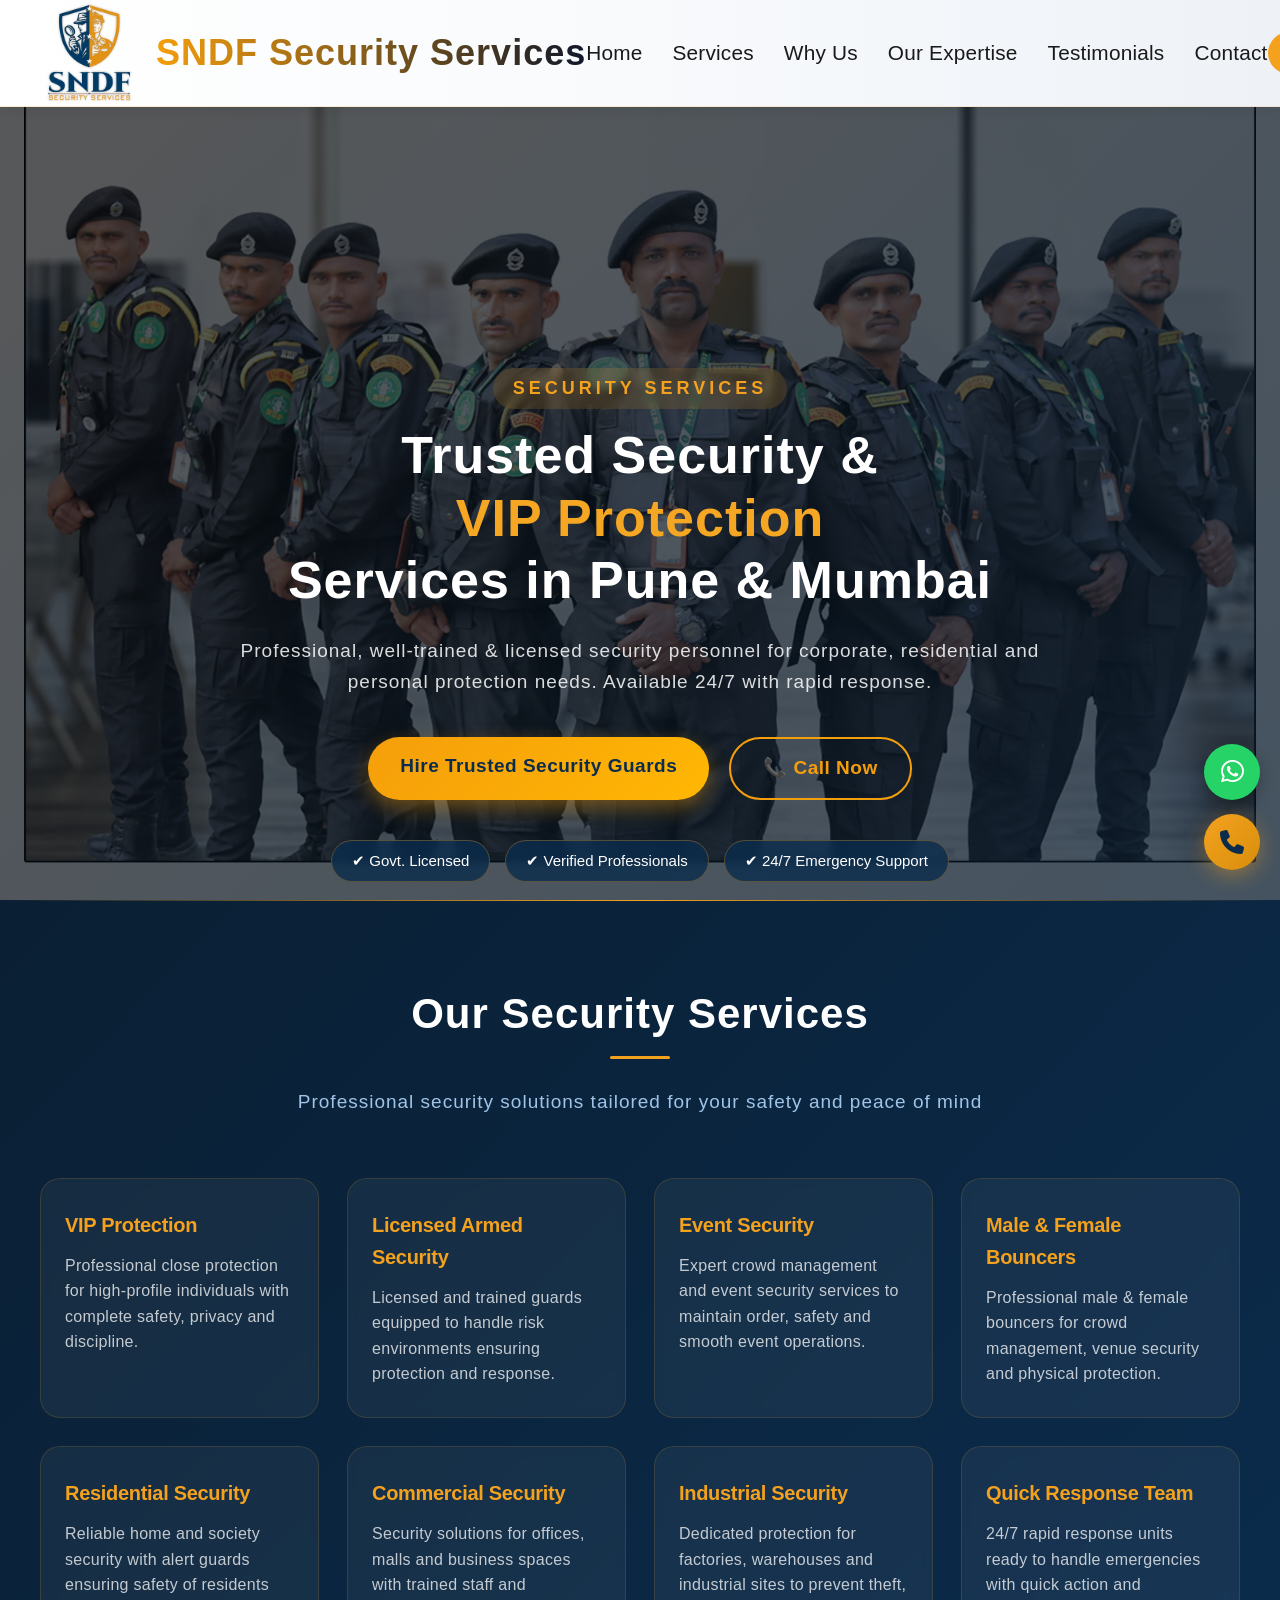
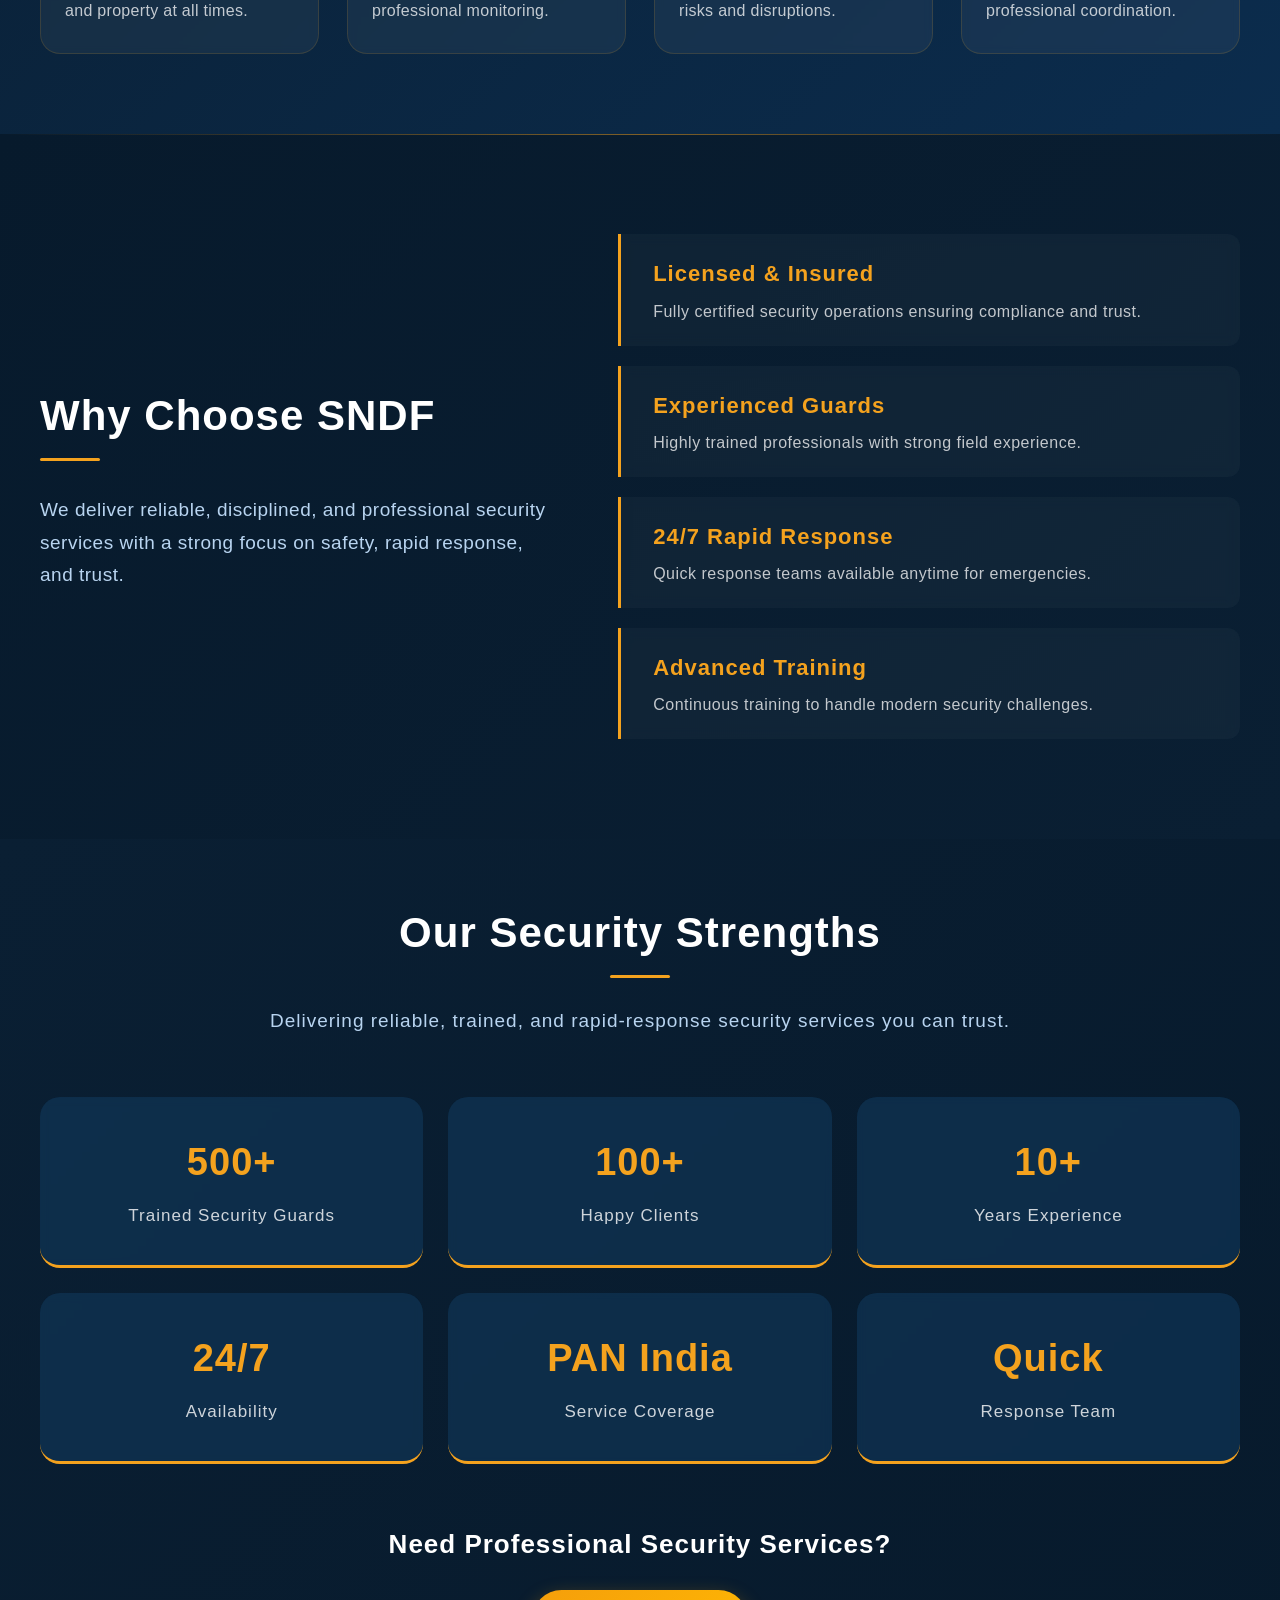
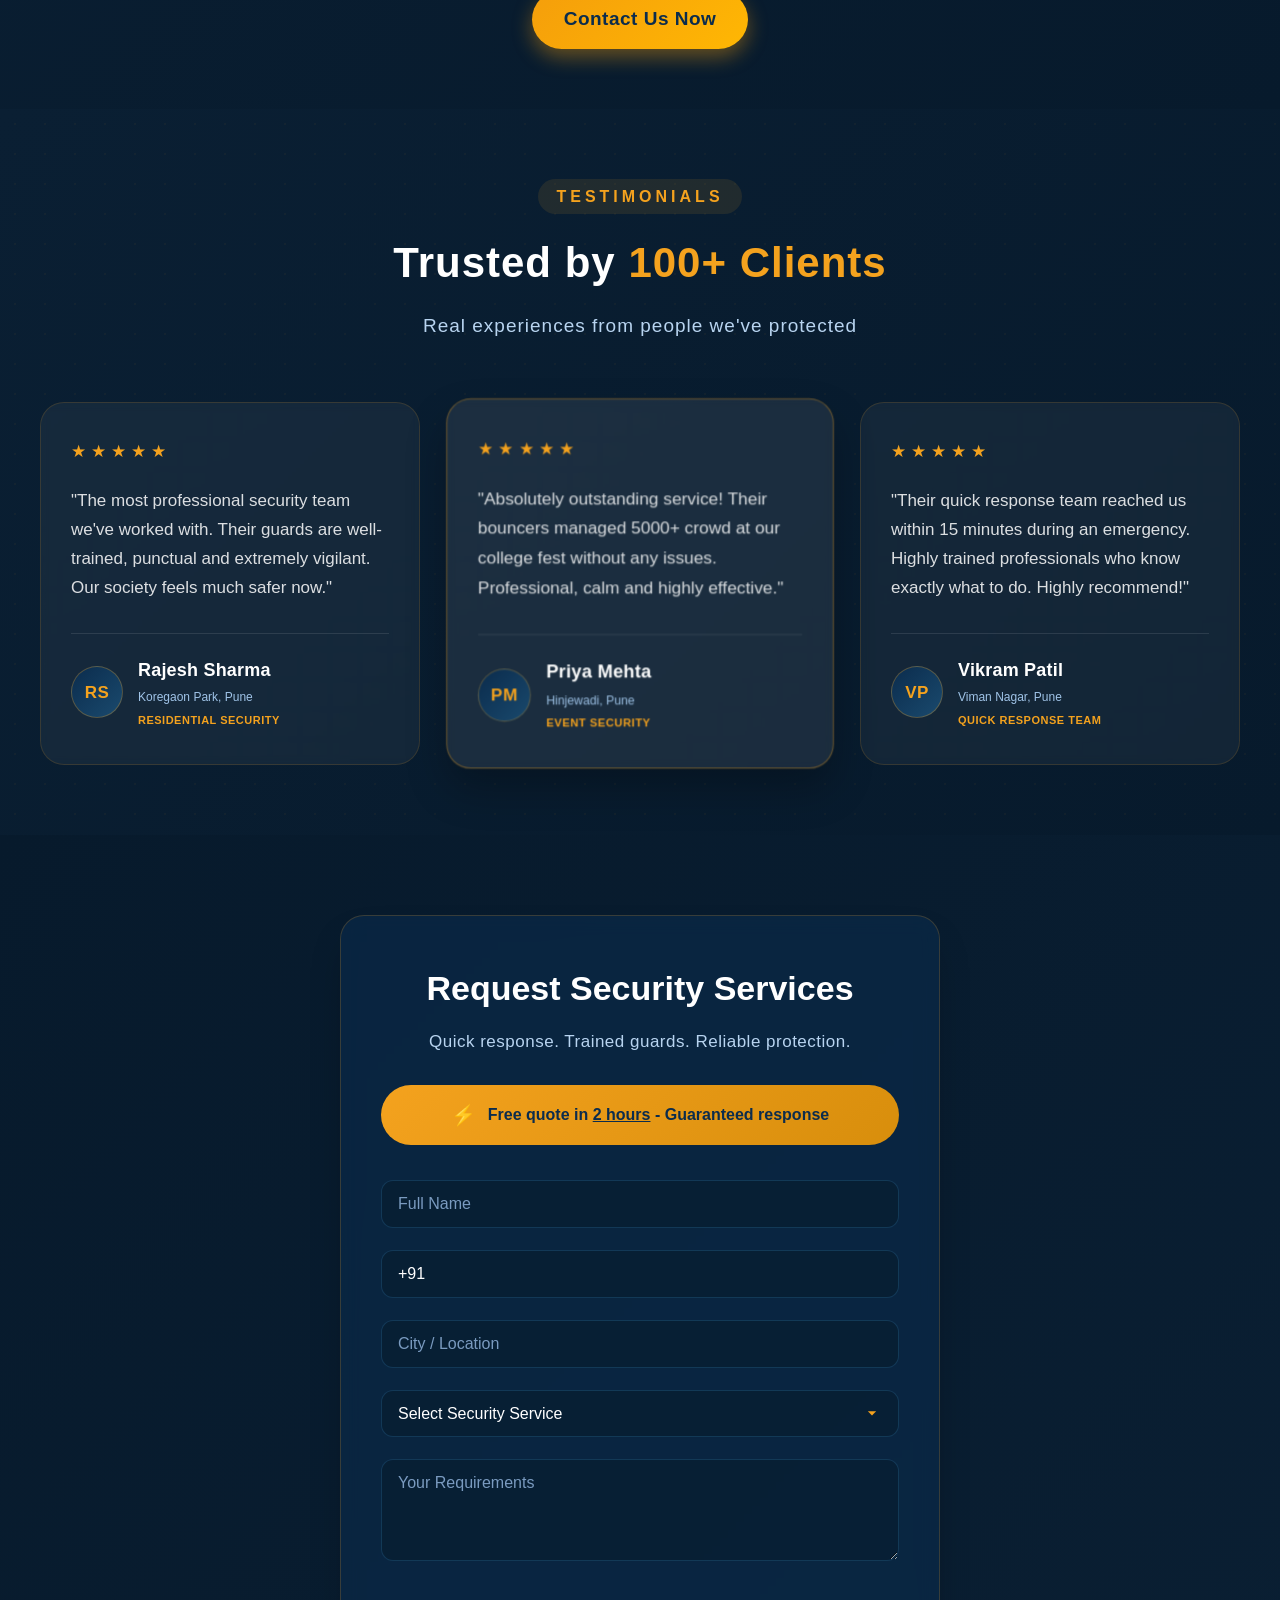
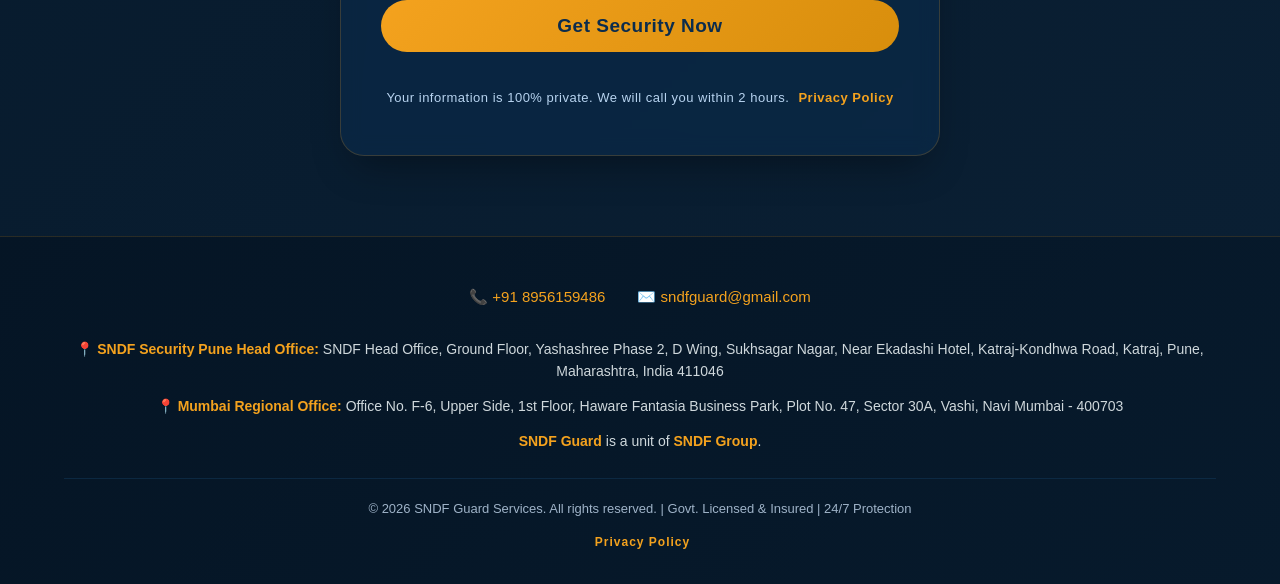
<file: index.html>
<!DOCTYPE html>
<html lang="en">
<head>
    <meta charset="UTF-8">
    <meta name="viewport" content="width=device-width, initial-scale=1.0">

<meta name="description" content="Looking for security guard services in Pune? SNDF provides trained security guards, bouncers, event security, corporate and residential protection. Available 24/7. Call now.">
<meta name="keywords" content="security services pune, security guards pune, bouncer services pune, private security pune, SNDF security">

<meta name="author" content="SNDF Security Services">


<meta property="og:title" content="SNDF Security Services Pune">
<meta property="og:description" content="Professional security guard services in Pune">
<meta property="og:image" content="https://sndfpunesecurity.in/images/logo.webp">
<meta property="og:url" content="https://sndfpunesecurity.in">
<meta property="og:type" content="website">


<title>Security Guard Services in Pune | SNDF Security Agency</title>

    <link rel="icon" type="image/png" href="images/favicon.png">
    <link rel="stylesheet" href="style.css">
    <link rel="stylesheet" href="https://cdnjs.cloudflare.com/ajax/libs/font-awesome/6.5.0/css/all.min.css">


    <link rel="canonical" href="https://sndfpunesecurity.in/">


    <meta name="google-site-verification" content="GGjmuTQtkPu5ayFRX8YN4pmaM0KZquWEg05yNqDVQi4" />
  </head>
<body>

    <!-- Navigation -->
<nav class="navbar">
        <div class="nav-container">
            
<div class="logo">

    <div class="logo-shield">
        <img src="images/logo.webp" alt="SNDF Security Services Pune Logo" class="logo-img">
    </div>

    <div class="logo-text">
    <span class="logo-full">
        <h2>SNDF Security Services</h2>
    </span>
</div>
</div>  
            <div class="nav-links">
               <a href="#home" aria-label="visit to home page">Home</a>
                <a href="#services" aria-label="visit to services page">Services</a>
                <a href="#why" aria-label="visit to why us page">Why Us</a>
                <a href="#expertise" aria-label="visit to our expertise page">Our Expertise</a>
                <a href="#testimonials" aria-label="visit to testimonials page">Testimonials</a>
                <a href="#contact" aria-label="visit to contact page">Contact</a>
            </div>


            <div class="nav-phone">
            <a href="tel:+918956159486" class="phone-link" aria-label="Call SNDF Services">
                📞 +91 8956159486
            </a>
          </div>

        </div>
        
    </nav>

    <!-- hero section -->

  <section class="hero" id="home">

  <div class="hero-overlay"></div>

  <div class="hero-content">
    <h5>SECURITY SERVICES</h5>

    <h1>
      Trusted Security & <span>VIP Protection</span><br>
      Services in Pune & Mumbai
    </h1>

    <p>
      Professional, well-trained & licensed security personnel for corporate, residential and personal protection needs. Available 24/7 with rapid response.
    </p>

    <div class="hero-buttons">
      <a href="#contact" class="btn-primary" aria-label="Submit security service request form">Hire Trusted Security Guards</a>

       <a href="tel:+918956159486" class="btn-call" aria-label="Call now">📞 Call Now</a>
    </div>

<div class="hero-badges">
  <span>✔ Govt. Licensed</span>
  <span>✔ Verified Professionals</span>
  <span>✔ 24/7 Emergency Support</span>
</div>
  </div>

</section>

        <!-- Services Section -->
  <section class="services" id="services">
  <div class="container">

    <h2 class="section-title">Our Security Services</h2>
    <p class="section-subtitle">
      Professional security solutions tailored for your safety and peace of mind
    </p>

    <div class="services-grid">

      <!-- Row 1 -->
      <div class="service-card">
        <h3>VIP Protection</h3>
        <p>Professional close protection for high-profile individuals with complete safety, privacy and discipline.</p>
      </div>

      <div class="service-card">
        <h3>Licensed Armed Security</h3>
        <p>Licensed and trained guards equipped to handle risk environments ensuring protection and response.</p>
      </div>

      <div class="service-card">
        <h3>Event Security</h3>
        <p>Expert crowd management and event security services to maintain order, safety and smooth event operations.</p>
      </div>

      <div class="service-card">
        <h3>Male & Female Bouncers</h3>
        <p>Professional male & female bouncers for crowd management, venue security and physical protection.</p>
      </div>

      <!-- Row 2 -->
      <div class="service-card">
        <h3>Residential Security</h3>
        <p>Reliable home and society security with alert guards ensuring safety of residents and property at all times.</p>
      </div>

      <div class="service-card">
        <h3>Commercial Security</h3>
        <p>Security solutions for offices, malls and business spaces with trained staff and professional monitoring.</p>
      </div>

      <div class="service-card">
        <h3>Industrial Security</h3>
        <p>Dedicated protection for factories, warehouses and industrial sites to prevent theft, risks and disruptions.</p>
      </div>

      <div class="service-card">
        <h3>Quick Response Team</h3>
        <p>24/7 rapid response units ready to handle emergencies with quick action and professional coordination.</p>
      </div>

    </div>

  </div>
</section>

        <!-- Why Choose Us -->
    
<section class="why-premium" id="why">
  <div class="container why-wrapper">

    <!-- LEFT SIDE -->
    <div class="why-left">
      <h2>Why Choose SNDF</h2>
      <p>
        We deliver reliable, disciplined, and professional security services
        with a strong focus on safety, rapid response, and trust.
      </p>
    </div>

    <!-- RIGHT SIDE -->
    <div class="why-right">

      <div class="why-strip">
        <h3>Licensed & Insured</h3>
        <p>Fully certified security operations ensuring compliance and trust.</p>
      </div>

      <div class="why-strip">
        <h3>Experienced Guards</h3>
        <p>Highly trained professionals with strong field experience.</p>
      </div>

      <div class="why-strip">
        <h3>24/7 Rapid Response</h3>
        <p>Quick response teams available anytime for emergencies.</p>
      </div>

      <div class="why-strip">
        <h3>Advanced Training</h3>
        <p>Continuous training to handle modern security challenges.</p>
      </div>

    </div>

  </div>
</section>

        <!-- Process Section -->
<section class="strengths-section" id="expertise">
  <div class="container">
    
    <div class="section-header">
      <h2>Our Security Strengths</h2>
      <p>Delivering reliable, trained, and rapid-response security services you can trust.</p>
    </div>

    <div class="strengths-grid">

      <div class="strength-item">
        <h3>500+</h3>
        <p>Trained Security Guards</p>
      </div>

      <div class="strength-item">
        <h3>100+</h3>
        <p>Happy Clients</p>
      </div>

      <div class="strength-item">
        <h3>10+</h3>
        <p>Years Experience</p>
      </div>

      <div class="strength-item">
        <h3>24/7</h3>
        <p>Availability</p>
      </div>

      <div class="strength-item">
        <h3>PAN India</h3>
        <p>Service Coverage</p>
      </div>

      <div class="strength-item">
        <h3>Quick</h3>
        <p>Response Team</p>
      </div>

    </div>

    <div class="strengths-cta">
      <h4>Need Professional Security Services?</h4>
      <a href="#contact" class="btn-primary">Contact Us Now</a>
    </div>

  </div>
</section>


<!-- testimonial -->

<!-- Testimonials Section -->
<section class="testimonials-section" id="testimonials">
  <div class="container">
    <div class="testimonials-header">
      <span class="header-tag">TESTIMONIALS</span>
      <h2>Trusted by <span>100+ Clients</span></h2>
      <p>Real experiences from people we've protected</p>
    </div>

    <div class="testimonials-wrapper">
      
      <!-- Testimonial 1 -->
      <div class="testimonial-card">
        <div class="card-inner">
          <div class="stars">★★★★★</div>
          <p class="testimonial-text">
            "The most professional security team we've worked with. Their guards are well-trained, punctual and extremely vigilant. Our society feels much safer now."
          </p>
          <div class="client-details">
            <div class="client-avatar">RS</div>
            <div class="client-info">
              <h4>Rajesh Sharma</h4>
              <p class="client-location">Koregaon Park, Pune</p>
              <p class="client-service">Residential Security</p>
            </div>
          </div>
        </div>
      </div>

      <!-- Testimonial 2 -->
      <div class="testimonial-card featured">
        <div class="card-inner">
          <div class="stars">★★★★★</div>
          <p class="testimonial-text">
            "Absolutely outstanding service! Their bouncers managed 5000+ crowd at our college fest without any issues. Professional, calm and highly effective."
          </p>
          <div class="client-details">
            <div class="client-avatar">PM</div>
            <div class="client-info">
              <h4>Priya Mehta</h4>
              <p class="client-location">Hinjewadi, Pune</p>
              <p class="client-service">Event Security</p>
            </div>
          </div>
        </div>
      </div>

      <!-- Testimonial 3 -->
      <div class="testimonial-card">
        <div class="card-inner">
          <div class="stars">★★★★★</div>
          <p class="testimonial-text">
            "Their quick response team reached us within 15 minutes during an emergency. Highly trained professionals who know exactly what to do. Highly recommend!"
          </p>
          <div class="client-details">
            <div class="client-avatar">VP</div>
            <div class="client-info">
              <h4>Vikram Patil</h4>
              <p class="client-location">Viman Nagar, Pune</p>
              <p class="client-service">Quick Response Team</p>
            </div>
          </div>
        </div>
      </div>

    </div>
  </div>
</section>


<!-- Contact Section -->
       
<section id="contact" class="contact-section">
  <div class="container">

    <div class="contact-card">
      <h2>Request Security Services</h2>
      <p>Quick response. Trained guards. Reliable protection.</p>


       <div class="urgency-banner">
        <div class="urgency-content">
          <span class="lightning">⚡</span>
          <span class="urgency-text">Free quote in <strong>2 hours</strong> - Guaranteed response</span>
        </div>
      </div>

<form id="contactForm" class="contact-form">

        <div class="form-group">

           <input type="text" id="name" name="Full Name" placeholder="Full Name" required
           oninput="this.value = this.value.replace(/[^A-Za-z\s]/g, '')">

        </div>

     
        <div class="form-group">
            <input type="tel" id="phone" name="Mobile Number" placeholder="9876543210" maxlength="14" required
                  value="+91 " oninput="validatePhoneNumber(this)">
        </div>

        <div class="form-group">
          <input type="text" id="city" name="location" placeholder="City / Location" required>
        </div>

        <!-- SERVICES DROPDOWN -->
        <div class="form-group">
          <select id="service" name="service" required>
            <option value="">Select Security Service</option>

            <option>VIP Protection</option>
            <option>Licensed Armed Security</option>
            <option>Event Security</option>
            <option>Male & Female Bouncers</option>
            <option>Residential Security</option>
            <option>Commercial Security</option>
            <option>Industrial Security</option>
            <option>Quick Response Team (QRT)</option>
          </select>
        </div>

        <div class="form-group">
          <textarea rows="4" name="Requirements" placeholder="Your Requirements"></textarea>
        </div>

        <button type="submit">Get Security Now</button>

        
        <div class="privacy-note">
          
          <p>Your information is 100% private. We will call you within 2 hours. <a href="javascript:void(0)" class="privacy-link">Privacy Policy</a> </p>
      </div>

        <!-- <input type="hidden" name="_subject" value="🚨 New SndfGuard Enquiry">

        <input type="hidden" name="_template" value="table">

        <input type="hidden" name="_next" value="https://sndfpunesecurity.in//thankyou.html">

        <input type="hidden" name="_captcha" value="false"> -->

      </form>
    </div>

  </div>
</section>


        <!-- Footer -->
        <footer class="footer">
            <div class="footer-info">
                <div class="footer-contact">
                    <span>
                        📞 <a href="tel:+918956159486" aria-label="Call SNDF Security Services">+91 8956159486</a> 
                        
                    </span>
                    <span>✉️ <a href="mailto:sndfguard@gmail.com" aria-label="Email SNDF Security Services">sndfguard@gmail.com</a></span>
                </div>

                <p>📍 <strong>SNDF Security Pune Head Office:</strong> 
                   SNDF Head Office, Ground Floor, Yashashree Phase 2, D Wing, Sukhsagar Nagar,
                   Near Ekadashi Hotel, Katraj-Kondhwa Road, Katraj, Pune, Maharashtra, India 411046
                </p>

                <p>📍 <strong>Mumbai Regional Office:</strong> 
                    Office No. F-6, Upper Side, 1st Floor, 
                    Haware Fantasia Business Park, Plot No. 47, 
                    Sector 30A, Vashi, Navi Mumbai - 400703
                </p>
            </div>

            <p class="footer-brand">
            <strong>SNDF Guard</strong> is a unit of <strong>SNDF Group</strong>.
           </p>

            <div class="footer-bottom">
                <p>© 2026 SNDF Guard Services. All rights reserved. | Govt. Licensed & Insured | 24/7 Protection</p>
            
                 <p class="footer-links">
                    <a href="javascript:void(0)" class="privacy-link" aria-label="Open Privacy Policy">Privacy Policy</a>
                </p>

              </div>
        </footer>
    </main>

    <!-- Floating WhatsApp Button -->
    <a href="https://wa.me/918956159486" class="whatsapp-float" aria-label="Chat with us" target="_blank">
        <i class="fab fa-whatsapp"></i>
    </a>

    <!-- Floating Call Button -->
    <button class="floating-call" aria-label="Call SNDF Security Services" onclick="window.location.href='tel:+918956159486'">
        <i class="fas fa-phone"></i>
    </button>


<!-- Privacy Policy Modal -->
<div id="privacyModal" class="privacy-modal">
    <div class="modal-content">
        <div class="modal-header">
            <h3>Privacy Policy</h3>
            <span class="close-modal">&times;</span>
        </div>
        <div class="modal-body">
            <h4>1. Information We Collect</h4>
            <p>We collect your name, phone number, location and service requirements when you fill out our contact form.</p>
            
            <h4>2. How We Use Your Information</h4>
            <p>We use your information to provide security service quotes, respond to your inquiries and contact you regarding our services.</p>
            
            <h4>3. Data Protection</h4>
            <p>Your information is 100% private and secure. We do not sell, trade or share your personal information with third parties.</p>
            
            <h4>4. Communication</h4>
            <p>By submitting the form, you agree that we may call or message you regarding your security service requirements.</p>
            
            <h4>5. Contact Us</h4>
            <p>For any privacy concerns, contact us at: <a href="mailto:sndfguard@gmail.com">sndfguard@gmail.com</a></p>
            
            <p class="policy-date"><strong>Last Updated:</strong> January 2026</p>
        </div>
    </div>
</div>

    <!-- <script src="js/script.js"></script> -->


<script>
function validatePhoneNumber(input) {
    // Store current cursor position
    let cursorPos = input.selectionStart;
    
    // Remove everything except +91 and numbers
    let raw = input.value;
    
    // If +91 is not at start, add it
    if (!raw.startsWith('+91 ')) {
        raw = '+91 ';
    }
    
    // Extract only numbers after +91
    let numbers = raw.replace('+91 ', '').replace(/[^0-9]/g, '');
    
    // Limit to 10 digits
    if (numbers.length > 10) {
        numbers = numbers.slice(0, 10);
    }
    
    // Set new value
    input.value = '+91 ' + numbers;
    
    // Adjust cursor position
    if (cursorPos < input.value.length) {
        input.setSelectionRange(cursorPos, cursorPos);
    }
}


// Get modal element
var modal = document.getElementById('privacyModal');

// Get all privacy policy links (both in form and footer)
var privacyLinks = document.querySelectorAll('.privacy-link');

// Get close button
var closeBtn = document.querySelector('.close-modal');

// Open modal when any privacy link is clicked
privacyLinks.forEach(function(link) {
    link.onclick = function(e) {
        e.preventDefault();
        modal.style.display = 'block';
        // Prevent body scroll when modal is open
        document.body.style.overflow = 'hidden';
    }
});

// Close modal when X is clicked
if(closeBtn) {
    closeBtn.onclick = function() {
        modal.style.display = 'none';
        // Restore body scroll
        document.body.style.overflow = 'auto';
    }
}

// Close modal when clicking outside the modal content
window.onclick = function(e) {
    if (e.target == modal) {
        modal.style.display = 'none';
        // Restore body scroll
        document.body.style.overflow = 'auto';
    }
}

</script>


<script>

document
.getElementById("contactForm")
.addEventListener("submit", async function(e) {

    e.preventDefault();

    const data = {

        fullName:
            document.getElementById("name").value,

        mobileNumber:
            document.getElementById("phone").value,

        city:
            document.getElementById("city").value,

        service:
            document.getElementById("service").value,

        requirements:
            document.querySelector("textarea").value,

        sourceWebsite:
            window.location.hostname.replace("www.", ""),

        status:
            "NEW"
    };

   const submitBtn =
        document.querySelector(
        '#contactForm button[type="submit"]');
        
        submitBtn.disabled = true;
        submitBtn.innerText = "Submitting...";

    try {

        const response = await fetch(
            "https://centralized-enquiry-backend-production.up.railway.app/api/enquiry",
            {
                method: "POST",

                headers: {
                    "Content-Type": "application/json"
                },

                body: JSON.stringify(data)
            }
        );

        if(response.ok) {

            alert("Enquiry Submitted Successfully");

            window.location.href =
                "thankyou.html";
        }

        else {

             const errorMessage =
                    await response.text();

               alert(errorMessage);

            submitBtn.disabled = false;
            submitBtn.innerText = "Submit";
            
        }

    } catch(error) {

        console.log(error);

        alert("Something went wrong. Please try again later.");

        submitBtn.disabled = false;
        submitBtn.innerText = "Submit";

    }

});

</script> 
    
</body>
</html>
</file>
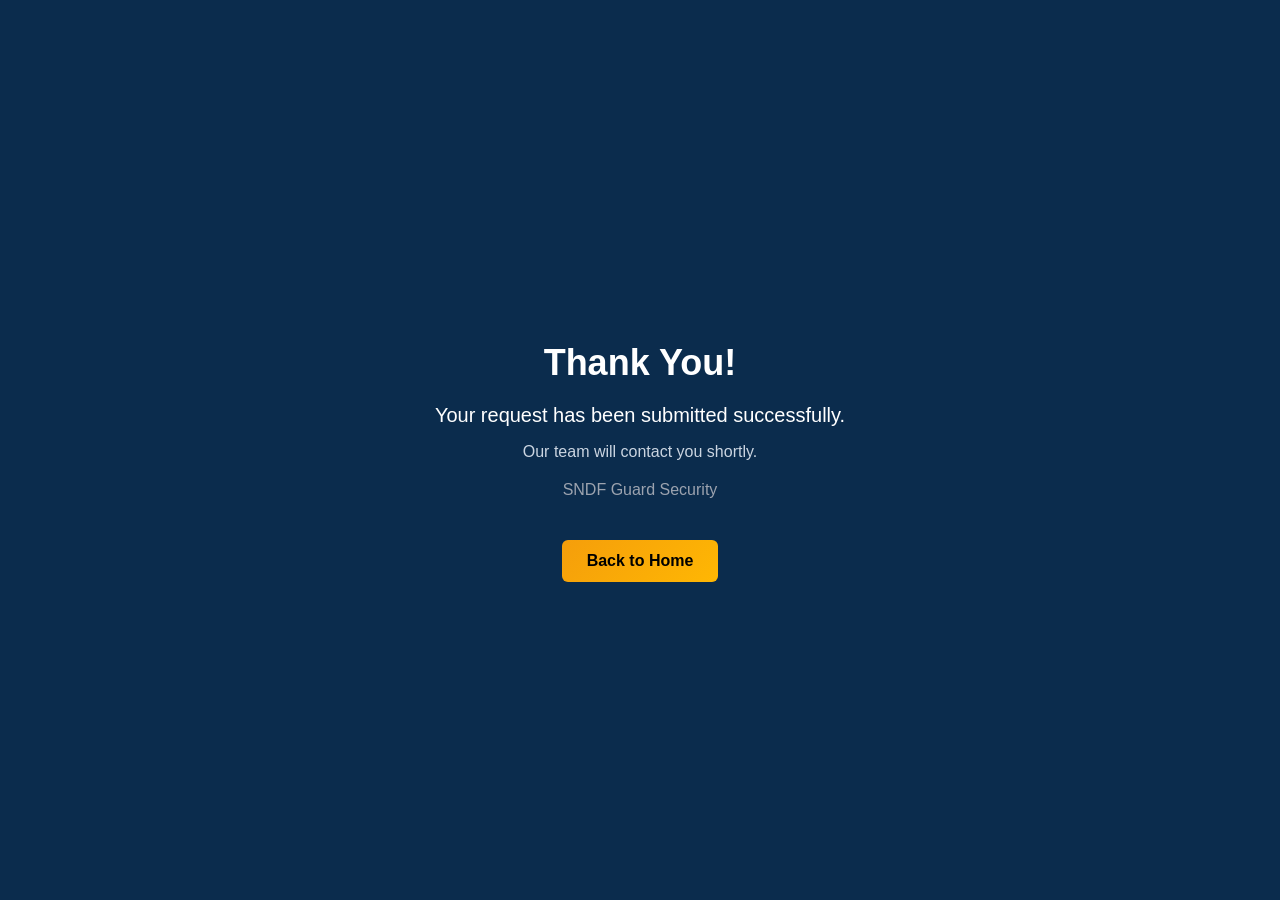
<file: thankyou.html>
<!DOCTYPE html>
<html lang="en">
<head>
    <meta charset="UTF-8">
    <meta name="viewport" content="width=device-width, initial-scale=1.0">
    <title>Thank You</title>

    <style>
        body {
            margin: 0;
            padding: 0;
             background: #0b2c4d;
            color: white;
            font-family: Arial, sans-serif;
            display: flex;
            align-items: center;
            justify-content: center;
            height: 100vh;
            text-align: center;
        }

        .container {
            max-width: 600px;
            padding: 20px;
        }

        h1 {
            font-size: 36px;
            margin-bottom: 15px;
        }

        .main-text {
            font-size: 20px;
            margin-bottom: 10px;
        }

        .sub-text {
            font-size: 16px;
            color: #cbd5e1;
        }

        .btn {
            margin-top: 25px;
            display: inline-block;
            padding: 12px 25px;
           background: linear-gradient(135deg, #f59e0b, #ffb703);
            color: #000;
            text-decoration: none;
            border-radius: 6px;
            font-size: 16px;
            font-weight: bold;
        }

       

        /* 📱 Mobile Responsive */
        @media (max-width: 600px) {
            h1 {
                font-size: 28px;
            }

            .main-text {
                font-size: 18px;
            }

            .sub-text {
                font-size: 14px;
            }

            .btn {
                font-size: 14px;
                padding: 10px 20px;
            }
        }
    </style>
</head>

<body>

    <div class="container">
        <h1>Thank You!</h1>
        <p class="main-text">Your request has been submitted successfully.</p>
        <p class="sub-text">Our team will contact you shortly.</p>
        <p style="margin-top:20px; color:#9ca3af;">
            SNDF Guard Security
        </p>

        <a href="/" class="btn">Back to Home</a>

       

    </div>

</body>
</html>
</file>
<file: style.css>
/* Reset and Base Styles */
* {
    margin: 0;
    padding: 0;
    box-sizing: border-box;
    font-family: 'Inter', -apple-system, BlinkMacSystemFont, 'Segoe UI', Roboto, sans-serif;
}

:root {
    --primary-blue: #0D4F7C;
    --primary-gold: #F4A21E;
    --primary-gold-dark: #d88e0c;
    --dark-bg: #0a0c0f;
    --light-bg: #1a1e24;
    --text-light: #e5e7eb;
    --text-gray: #9ca3af;
    --navy-dark: #071a2c;
    --navy-medium: #0b2c4d;
    --navy-light: #123a5c;
    --shadow-sm: 0 4px 12px rgba(0, 0, 0, 0.08);
    --shadow-md: 0 8px 24px rgba(0, 0, 0, 0.12);
    --shadow-lg: 0 20px 40px rgba(0, 0, 0, 0.15);
    --shadow-gold: 0 8px 20px rgba(244, 162, 30, 0.25);
}

body {
    background-color: var(--dark-bg);
    color: var(--text-light);
    line-height: 1.6;
    scroll-behavior: smooth;
}

/* Custom Scrollbar */
::-webkit-scrollbar {
    width: 8px;
}
::-webkit-scrollbar-track {
    background: var(--light-bg);
}
::-webkit-scrollbar-thumb {
    background: var(--primary-gold);
    border-radius: 4px;
}


section {
  scroll-margin-top: 120px;
}

/* Navigation */
.navbar {
     background: linear-gradient(
        to right,
        #ffffff,
        #f8fafc,
        #eef2f7
    );
    backdrop-filter: blur(10px);
    position: fixed;
    width: 100%;
    top: 0;
    z-index: 1000;
    border-bottom: 1px solid rgba(244, 162, 30, 0.2);
    padding: 1.5rem 5%;
    box-shadow: 0 3px 12px rgba(0,0,0,0.08);

}

.nav-container {
    max-width: 1400px;
    margin: 0 auto;
    display: flex;
    justify-content: space-between;
    align-items: center;
}

.logo {
    display: flex;
    align-items: center;
    gap: 12px;
}

/* 🔥 FORCE BIG SCALE */
.logo-img {
    width: auto;
    height: 100%;
    transform: scale(1.8); /* 🔥 main fix */
    object-fit: contain;
}

.logo-full {
    font-size: 1.5rem;
    font-weight: 800;
    white-space: nowrap;
    letter-spacing: 1px;
    margin-left: 30px;
    align-items: center;
    /* color: #F4A21E;  */
    background: linear-gradient(90deg, #f59e0b, #0f172a);
  -webkit-background-clip: text;
  -webkit-text-fill-color: transparent;
  
}


.nav-links {
    display: flex;
    gap: 30px;
    justify-content: flex-end;
    flex-shrink: 0; 
    
}

.nav-links a {
    color: var(--text-light);
    text-decoration: none;
    font-weight: 500;
    font-size: 1.3rem;
    transition: color 0.3s;
    position: relative;
    color: #1a1a1a;
    white-space: nowrap;  
    letter-spacing: 0.2px; 

    
}

.nav-links a::after {
    content: '';
    position: absolute;
    bottom: -6px;
    left: 0;
    width: 0;
    height: 2px;
    transition: width 0.3s;
    background: #f4a21e;
}

.nav-links a:hover {
    color: var(--primary-gold);
}

.nav-links a:hover::after {
    width: 100%;
}


.nav-phone {
    flex-shrink: 0; /* Prevents shrinking */
}

.phone-link {
    background: #f4a21e;
    color: white !important;
    padding: 8px 18px;
    border-radius: 50px;
    font-weight: 600;
    font-size: 1rem;
    text-decoration: none;
    display: inline-block;
    transition: all 0.3s ease;
    white-space: nowrap;
}

.phone-link:hover {
    background: #e8910a;
    transform: scale(1.05);
}


@media (max-width: 1200px) {

.logo-full {

    font-size: 1rem;
    margin-left: 10px;

}

.nav-links
{
    margin-left: 10px;
    gap: 15px;
}
  

.nav-links a {
    font-size: 13px;
   
  }

    .phone-link {
        padding: 6px 12px;
        font-size: 0.85rem;
    }
  
}

/* ============================= */
/* 📱 MOBILE (≤ 768px) */
/* ============================= */

@media (max-width: 768px) {

    .navbar {
        padding: 0.8rem 4%;
    }

    .nav-container {
        flex-wrap: wrap; /* allow wrapping */
        gap: 10px;
        justify-content: center;
    }

    /* LOGO */
    .logo-img {
        transform: scale(1.2);
    }

    .logo-full {
        font-size: 1.1rem;
        margin-left: 8px;
    }

    /* NAV LINKS */
    .nav-links {
        width: 100%;
        justify-content: center;
        flex-wrap: wrap;
        gap: 12px;
    }

    .nav-links a {
        font-size: 0.95rem;
        padding: 6px 8px;
    }

    .nav-links a::after {
        bottom: -3px;
    }

    .nav-phone {
        order: 1;
        margin-left: auto;
    }

}


@media (max-width: 480px) {

    .logo-full {
        font-size: 0.95rem;
    }

    .logo-img {
        transform: scale(1.1);
    }

    .nav-links {
        gap: 8px;
    }

    .nav-links a {
        font-size: 0.85rem;
    }

    .nav-phone {
        margin: 0 auto;
    }

}


@media (min-width: 769px) and (max-width: 1024px) {

    .logo-img {
        transform: scale(1.4);
    }

    .logo-full {
        font-size: 1.5rem;
    }

    .nav-links {
        gap: 20px;
    }

    .nav-links a {
        font-size: 1.1rem;
    }

    
}




/* HERO SECTION */
.hero {
    position: relative;
    height: 100vh;
    background: url("./images/img1.webp") no-repeat;
    background-size: cover;

    /* 🔥 CHANGE THIS */
    background-position: center 25%; 

    display: flex;
    align-items: center;
    justify-content: center;
    text-align: center;
    padding: 0 20px;

    animation: zoomBg 20s ease-in-out infinite alternate;
   
}

/* DARK OVERLAY - PREMIUM GRADIENT */
.hero-overlay {
    position: absolute;
    inset: 0;
    background: linear-gradient(135deg, rgba(0,0,0,0.65) 0%, rgba(7,26,44,0.75) 100%);
}

/* CONTENT */
.hero-content {
    position: relative;
    max-width: 800px;
    z-index: 2;
    padding-top: 250px;
}

/* SMALL TITLE - PREMIUM BADGE STYLE */
.hero-content h5 {
    color: #f4a21e;
    letter-spacing: 4px;
    margin-bottom: 15px;
    font-size: 18px;
    margin-top: 40px;
    font-weight: 600;
    text-transform: uppercase;
    background: rgba(244, 162, 30, 0.15);
    display: inline-block;
    padding: 6px 20px;
    border-radius: 40px;
    backdrop-filter: blur(4px);
    margin-top: 100px;
}

/* MAIN HEADING */
.hero-content h1 {
    font-size: 52px;
    font-weight: 800;
    color: #fff;
    line-height: 1.2;
   
    letter-spacing: 1px;
}

/* ORANGE HIGHLIGHT */
.hero-content h1 span {
    color: #f5a623;
    position: relative;
    display: inline-block;
}

/* PARAGRAPH */
.hero-content p {
    color: rgba(255,255,255,0.85);
    margin: 25px 0;
    font-size: 19px;
    line-height: 1.6;
    letter-spacing: 1px;
}

/* BUTTONS */
.hero-buttons {
    margin-top: 40px;
    display: flex;
    gap: 20px;
    justify-content: center;
    flex-wrap: wrap;
}

.btn-primary {
    background: linear-gradient(135deg, #f59e0b, #ffb703);
    color: #0b2c4d;
    padding: 14px 32px;
    border-radius: 50px;
    text-decoration: none;
    font-weight: 700;
    font-size: 19px;
    display: inline-block;
    transition: all 0.3s ease;
    border: none;
    box-shadow: 0 8px 20px rgba(245, 158, 11, 0.4);
    letter-spacing: 0.5px;
}

/* HOVER */
.btn-primary:hover {
    transform: translateY(-3px);
    box-shadow: 0 12px 28px rgba(245, 158, 11, 0.5);
}

.btn-call {
    background: transparent;
    color: #f59e0b;
    padding: 14px 32px;
    border-radius: 50px;
    text-decoration: none;
    font-weight: 700;
    font-size: 19px;
    display: inline-block;
    transition: all 0.3s ease;
    border: 2px solid #f59e0b;
    letter-spacing: 0.5px;
}

.btn-call:hover {
    background: #f59e0b;
    color: #0b2c4d;
    transform: translateY(-3px);
    box-shadow: 0 8px 20px rgba(245, 158, 11, 0.4);
}

/* INFO TEXT - PREMIUM BADGES */
.hero-badges {
    margin-top: 40px;
    display: flex;
    justify-content: center;
    gap: 15px;
    flex-wrap: wrap;
}

.hero-badges span {
    background: rgba(11, 44, 77, 0.8);
    color: #fff;
    padding: 8px 20px;
    border-radius: 40px;
    font-size: 15px;
    font-weight: 500;
    border: 1px solid rgba(244, 162, 30, 0.3);
    backdrop-filter: blur(4px);
    transition: all 0.3s ease;
}

.hero-badges span:hover {
    border-color: #f4a21e;
    background: rgba(244, 162, 30, 0.2);
}

   /* TABLET (1024px ↓) */

@media (max-width: 1024px) {

    .hero {
        height: 100vh;
    }

    .hero-content h1 {
        font-size: 42px;
    }

    .hero-content h5 {
        font-size: 14px;
       
    }

    .hero-content p {
        font-size: 17px;
    }

    

    .btn-primary, .btn-call {
        font-size: 16px;
        padding: 12px 26px;
    }
    
    .hero-buttons {
        gap: 15px;
    }
}


/* =========================
   MOBILE (768px ↓)
========================= */
@media (max-width: 768px) {

    .hero {
        height: auto;
        padding: 110px 15px 60px;
        
        background-position: center top;
        background-size: cover;
 
    }

    .hero-content {
        padding: 10px;
    }

    .hero-content h5 {
        font-size: 13px;
        letter-spacing: 2px;
        padding: 4px 16px;
    }

    .hero-content h1 {
        font-size: 32px;
        line-height: 1.3;
        margin-top: 15px;
    }

    .hero-content p {
        font-size: 16px;
        margin-top: 10;
    }

    .hero-buttons {
        flex-direction: column;
        align-items: center;
        gap: 12px;
        margin-top: 0;
    }
    
    .btn-primary, .btn-call {
        font-size: 15px;
        padding: 12px 24px;
        width: 100%;
        max-width: 280px;
        text-align: center;
    }

    .hero-badges {
        gap: 10px;
    }

    .hero-badges span {
        font-size: 12px;
        padding: 6px 14px;
    }
}


/* =========================
   SMALL MOBILE (480px ↓)
========================= */
@media (max-width: 480px) {

    .hero{
    background-position: center top;
    background-size: cover;

    }

    .hero-content{
        padding-top: 180px;
    }
    .hero-content h1 {
        font-size: 28px;
        margin-top: 10;
    }

    .hero-content p {
        font-size: 14px;
        
    }

    .hero-content h5 {
        font-size: 11px;
        margin-bottom: 0;
       
    }

    .btn-primary, .btn-call {
        font-size: 14px;
        padding: 10px 20px;
    }
}
 


/* Services Section - PREMIUM ENHANCEMENT */
.services {
    background: linear-gradient(135deg, #0a1f33, #0b2c4d);
    padding: 80px 20px;
    text-align: center;
    position: relative;
}

.services::before {
    content: '';
    position: absolute;
    top: 0;
    left: 0;
    right: 0;
    height: 1px;
    background: linear-gradient(90deg, transparent, #f4a21e, transparent);
}

.section-title {
    font-size: 42px;
    color: #ffffff;
    margin-bottom: 15px;
    letter-spacing: -0.02em;
    position: relative;
    display: inline-block;
    letter-spacing: 1px;
}

.section-title::after {
    content: '';
    position: absolute;
    bottom: -12px;
    left: 50%;
    transform: translateX(-50%);
    width: 60px;
    height: 3px;
    background: #f4a21e;
    border-radius: 2px;
}

.section-subtitle {
    color: #a0c4e8;
    margin-bottom: 60px;
    font-size: 19px;
    margin-top: 25px;
    letter-spacing: 1px;
}

/* GRID */
.services-grid {
    display: grid;
    grid-template-columns: repeat(4, 1fr);
    gap: 28px;
    max-width: 1200px;
    margin: 0 auto;
}

/* CARD - PREMIUM REDESIGN */
.service-card {
    background: rgba(255, 255, 255, 0.05);
    backdrop-filter: blur(4px);
    padding: 30px 24px;
    border-radius: 20px;
    text-align: left;
    transition: all 0.35s ease;
    border: 1px solid rgba(244, 166, 30, 0.15);
    position: relative;
    overflow: hidden;
}

.service-card::before {
    content: '';
    position: absolute;
    top: 0;
    left: 0;
    width: 4px;
    height: 100%;
    background: #f4a21e;
    transform: scaleY(0);
    transition: transform 0.35s ease;
    transform-origin: bottom;
}

.service-card:hover::before {
    transform: scaleY(1);
}

/* TITLE */
.service-card h3 {
    font-size: 20px;
    color: #f4a21e;
    margin-bottom: 12px;
    letter-spacing: -0.3px;
    font-weight: 700;
   
}

/* TEXT */
.service-card p {
    font-size: 16px;
    color: rgba(255,255,255,0.75);
    line-height: 1.6;
    letter-spacing: 0.3px;
}

/* HOVER */
.service-card:hover {
    transform: translateY(-8px);
    border-color: rgba(244, 162, 30, 0.4);
    background: rgba(255, 255, 255, 0.08);
    box-shadow: 0 20px 35px -12px rgba(0, 0, 0, 0.4);
}


/* =========================
   TABLET (1024px ↓)
========================= */
@media (max-width: 1024px) {
    .services-grid {
        grid-template-columns: repeat(2, 1fr);
    }
}


/* =========================
   MOBILE (768px ↓)
========================= */
@media (max-width: 768px) {

    .section-title {
        font-size: 32px;
    }
    
    .section-title::after {
        width: 50px;
    }

    .services-grid {
        grid-template-columns: 1fr;
        gap: 20px;
    }

    .service-card {
        text-align: left;
        padding: 24px 20px;
    }
    
    .service-card h3 {
        font-size: 18px;
    }
    
    .service-card p {
        font-size: 14px;
    }
}


/* =========================
   SMALL MOBILE (480px ↓)
========================= */
@media (max-width: 480px) {

    .section-title {
        font-size: 28px;
    }

    .section-subtitle {
        font-size: 15px;
    }

    .service-card h3 {
        font-size: 17px;
    }

    .service-card p {
        font-size: 13px;
    }
}
/* Why Choose Us - PREMIUM */
.why-premium {
    background: linear-gradient(135deg, #071a2c, #0a1f33);
    padding: 100px 20px;
    color: #fff;
    position: relative;
}

.why-premium::before {
    content: '';
    position: absolute;
    top: 0;
    left: 0;
    right: 0;
    height: 1px;
    background: linear-gradient(90deg, transparent, rgba(244, 162, 30, 0.5), transparent);
}

/* LAYOUT */
.why-wrapper {
    max-width: 1200px;
    margin: auto;
    display: grid;
    grid-template-columns: 1fr 1.2fr;
    gap: 60px;
    align-items: center;
}

/* LEFT - PREMIUM */
.why-left h2 {
    font-size: 42px;
    color: #ffffff;
    margin-bottom: 20px;
    letter-spacing: -0.02em;
    position: relative;
    display: inline-block;
    letter-spacing: 1px;
}

.why-left h2::after {
    content: '';
    position: absolute;
    bottom: -12px;
    left: 0;
    width: 60px;
    height: 3px;
    background: #f4a21e;
    border-radius: 2px;
}

.why-left p {
    color: #b8d4f0;
    line-height: 1.7;
    font-size: 19px;
    letter-spacing: 0.5px;
    margin-top: 25px;
}

/* RIGHT STRIPS - PREMIUM */
.why-right {
    display: flex;
    flex-direction: column;
    gap: 20px;
}

/* STRIP DESIGN */
.why-strip {
    position: relative;
    padding: 22px 24px 22px 32px;
    border-left: 3px solid #f4a21e;
    background: rgba(255, 255, 255, 0.03);
    backdrop-filter: blur(6px);
    transition: all 0.35s ease;
    border-radius: 0 12px 12px 0;
}

/* TEXT */
.why-strip h3 {
    font-size: 22px;
    margin-bottom: 8px;
    letter-spacing: -0.3px;
    color: #f4a21e;
    font-weight: 700;
    letter-spacing: 1px;
}

.why-strip p {
    font-size: 16px;
    color: rgba(255,255,255,0.75);
    line-height: 1.5;
    letter-spacing: 0.5px;
}

/* HOVER */
.why-strip:hover {
    transform: translateX(8px);
    background: rgba(244, 162, 30, 0.08);
    box-shadow: 0 8px 20px rgba(0, 0, 0, 0.2);
}

/* ================= */
/* 📱 RESPONSIVE */
/* ================= */

@media (max-width: 992px) {
    .why-wrapper {
        grid-template-columns: 1fr;
        text-align: center;
        gap: 40px;
    }
    
    .why-left h2::after {
        left: 50%;
        transform: translateX(-50%);
    }

    .why-left h2 {
        font-size: 36px;
    }
    
    .why-left p {
        font-size: 16px;
    }

    .why-strip {
        text-align: left;
        padding: 18px 20px 18px 28px;
    }
}

@media (max-width: 576px) {
    .why-premium {
        padding: 70px 15px;
        padding-bottom: 0;
    }

    .why-left h2 {
        font-size: 30px;
    }

    .why-left p{
        font-size: 15px;
    }

    .why-strip h3 {
        font-size: 18px;
    }

    .why-strip p {
        font-size: 14px;
    }
    
    .why-strip {
        padding: 16px 16px 16px 24px;
    }
}

/*process section - PREMIUM*/
/* ===== Strengths Section ===== */
.strengths-section {
  background: linear-gradient(135deg, #0a1f33, #071a2c);
  padding: 60px 20px;
  color: #fff;
  text-align: center;
  position: relative;
}

.container {
  max-width: 1200px;
  margin: auto;
}

/* Header - PREMIUM */
.section-header h2 {
  font-size: 42px;
  color: #ffffff;
  margin-bottom: 15px;
  letter-spacing: -0.02em;
  position: relative;
  display: inline-block;
  letter-spacing: 1px;
}

.section-header h2::after {
  content: '';
  position: absolute;
  bottom: -12px;
  left: 50%;
  transform: translateX(-50%);
  width: 60px;
  height: 3px;
  background: #f4a21e;
  border-radius: 2px;
}

.section-header p {
  font-size: 19px;
  color: #b8d4f0;
  margin-bottom: 60px;
  margin-top: 25px;
  letter-spacing: 1px;
}

/* Grid */
.strengths-grid {
  display: grid;
  grid-template-columns: repeat(3, 1fr);
  gap: 25px;
}

/* Item - PREMIUM */
.strength-item {
  background: rgba(18, 58, 92, 0.6);
  backdrop-filter: blur(4px);
  padding: 35px 20px;
  border-radius: 20px;
  border-bottom: 3px solid #f4a21e;
  transition: all 0.35s ease;
  text-align: center;
}

.strength-item h3 {
  font-size: 38px;
  color: #f4a21e;
  margin-bottom: 10px;
  letter-spacing: 1px;
  font-weight: 800;
}

.strength-item p {
  font-size: 17px;
  color: rgba(255,255,255,0.8);
  letter-spacing: 1px;
  font-weight: 500;
}

/* Hover */
.strength-item:hover {
  transform: translateY(-5px);
  background: rgba(18, 58, 92, 0.9);
  box-shadow: 0 15px 30px -10px rgba(0, 0, 0, 0.4);
}

/* CTA */
.strengths-cta {
  margin-top: 60px;
}

.strengths-cta h4 {
  font-size: 26px;
  margin-bottom: 25px;
  letter-spacing: 1px;
  font-weight: 600;
}

/* ===== RESPONSIVE ===== */

/* Tablet */
@media (max-width: 992px) {
  .strengths-grid {
    grid-template-columns: repeat(2, 1fr);
    gap: 20px;
  }
  
  .section-header h2 {
    font-size: 36px;
  }
}

/* Mobile */
@media (max-width: 576px) {

   
  .section-header h2 {
    font-size: 30px;
    margin-top: 0;
  }
  
  .section-header p {
    font-size: 15px;
  }

  .strengths-grid {
    grid-template-columns: 1fr;
  }

  .strength-item {
    padding: 28px 15px;
  }

  .strength-item h3{
    font-size: 32px;
  }
  
  .strength-item p {
    font-size: 14px;
  }

  .strengths-cta h4{
    font-size: 22px;
  }
}

/* Contact Section - PREMIUM */
.contact-section {
  background: linear-gradient(135deg, #071a2c, #0a1f33);
  padding: 80px 20px;
  position: relative;
}

/* CARD - PREMIUM */
.contact-card {
  max-width: 600px;
  margin: auto;
  background: rgba(11, 44, 77, 0.6);
  backdrop-filter: blur(10px);
  padding: 45px 40px;
  border-radius: 24px;
  border: 1px solid rgba(244, 162, 30, 0.2);
  text-align: center;
  box-shadow: 0 20px 40px -15px rgba(0, 0, 0, 0.4);
}

.contact-card h2 {
  color: #ffffff;
  margin-bottom: 12px;
  font-size: 34px;
  letter-spacing: 1pxem;
  font-weight: 700;
}

.contact-card p {
  color: #b8d4f0;
  margin-bottom: 30px;
  font-size: 17px;
  letter-spacing: 0.5px;
}

/* FORM */
.form-group {
  margin-bottom: 22px;
  text-align: left;
}

/* INPUTS - PREMIUM */
.form-group input,
.form-group textarea,
.form-group select {
  width: 100%;
  padding: 14px 16px;
  background: rgba(8, 31, 51, 0.8);
  border: 1px solid rgba(28, 74, 110, 0.6);
  border-radius: 12px;
  color: #fff;
  font-size: 16px;
  transition: all 0.3s ease;
}

.form-group input:focus,
.form-group textarea:focus,
.form-group select:focus {
  border-color: #f4a21e;
  outline: none;
  background: rgba(8, 31, 51, 1);
  box-shadow: 0 0 0 3px rgba(244, 162, 30, 0.15);
}

/* PLACEHOLDER */
.form-group input::placeholder,
.form-group textarea::placeholder {
  color: #7a9bc0;
}

/* DROPDOWN */
.form-group select {
  appearance: none;
  cursor: pointer;
  background-image: url("data:image/svg+xml;utf8,<svg fill='%23f4a21e' height='20' viewBox='0 0 24 24' width='20' xmlns='http://www.w3.org/2000/svg'><path d='M7 10l5 5 5-5z'/></svg>");
  background-repeat: no-repeat;
  background-position: right 16px center;
}

.form-group select option {
  background: #0b2c4d;
  color: white;
}

/* BUTTON - PREMIUM */
button {
  width: 100%;
  padding: 15px;
  background: linear-gradient(135deg, #f4a21e, #d88e0c);
  border: none;
  border-radius: 50px;
  font-weight: 700;
  font-size: 19px;
  cursor: pointer;
  transition: all 0.35s ease;
  letter-spacing: 0.5px;
  color: #0b2c4d;
  margin-top: 10px;
}

button:hover {
  transform: translateY(-2px);
  box-shadow: 0 10px 25px -5px rgba(244, 162, 30, 0.5);
}

.urgency-banner {
    background: linear-gradient(135deg, #f4a21e, #d88e0c);
    border-radius: 60px;
    padding: 14px 24px;
    margin-bottom: 35px;
    text-align: center;
}

.urgency-content {
    display: flex;
    align-items: center;
    justify-content: center;
    gap: 12px;
    flex-wrap: wrap;
}

.lightning {
    font-size: 20px;
    color: #0b2c4d;
}

.urgency-text {
    color: #0b2c4d;
    font-size: 16px;
    font-weight: 700;
}

.urgency-text strong {
    font-weight: 800;
    text-decoration: underline;
}

.privacy-note {
    text-align: center;
    margin-top: 20px;
    padding-top: 12px;
}

.privacy-note p {
    color: #b8d4f0;
    font-size: 13px;
    font-weight: 500;
    margin: 0;
    display: inline;
}

.privacy-link {
    color: #f4a21e;
    text-decoration: none;
    font-weight: 700;
    margin-left: 5px;
    transition: color 0.3s;
}

.privacy-link:hover {
    color: #ffc44d;
    text-decoration: underline;
}


/* ===== RESPONSIVE ===== */
@media (max-width: 768px) {
  .contact-card {
    padding: 35px 25px;
  }
  
  .contact-card h2 {
    font-size: 28px;
  }

   .urgency-banner {
        padding: 10px 18px;
    }
    
    .urgency-text {
        font-size: 14px;
    }
    
    .lightning {
        font-size: 16px;
    }
    
    button {
        font-size: 16px;
        padding: 13px;
    }
}

@media (max-width: 480px) {
  .contact-card {
    padding: 28px 20px;
    border-radius: 20px;
  }

  .contact-card h2 {
    font-size: 24px;
  }
  
  .contact-card p {
    font-size: 14px;
  }

  .urgency-banner {
        padding: 8px 14px;
        margin-bottom: 25px;
    }
    
    .urgency-text {
        font-size: 12px;
    }
    
    .lightning {
        font-size: 14px;
    }

     .privacy-note p {
        font-size: 11px;
    }
    
    .privacy-link {
        font-size: 11px;
    }
    
    button {
        font-size: 15px;
        padding: 12px;
    }
    
    .form-group input,
    .form-group textarea,
    .form-group select {
        padding: 12px 14px;
        font-size: 14px;
    }
}


/* Privacy Policy Modal with Blur Effect */
.privacy-modal {
    display: none;
    position: fixed;
    z-index: 2000;
    left: 0;
    top: 0;
    width: 100%;
    height: 100%;
    background-color: rgba(0, 0, 0, 0.85);
    backdrop-filter: blur(8px);
    overflow: auto;
}

.modal-content {
    background: linear-gradient(135deg, #0b2c4d, #071a2c);
    margin: 8% auto;
    max-width: 600px;
    width: 90%;
    border-radius: 24px;
    border: 1px solid rgba(244, 162, 30, 0.3);
    animation: slideDown 0.35s ease;
    box-shadow: 0 25px 50px -12px rgba(0, 0, 0, 0.5);
}

@keyframes slideDown {
    from {
        transform: translateY(-50px);
        opacity: 0;
    }
    to {
        transform: translateY(0);
        opacity: 1;
    }
}

.modal-header {
    display: flex;
    justify-content: space-between;
    align-items: center;
    padding: 22px 28px;
    border-bottom: 1px solid rgba(244, 162, 30, 0.2);
}

.modal-header h3 {
    color: #f4a21e;
    font-size: 24px;
    margin: 0;
    font-weight: 700;
}

.close-modal {
    color: #fff;
    font-size: 32px;
    font-weight: bold;
    cursor: pointer;
    transition: 0.3s;
}

.close-modal:hover {
    color: #f4a21e;
}

.modal-body {
    padding: 28px;
    max-height: 500px;
    overflow-y: auto;
}

.modal-body h4 {
    color: #f4a21e;
    font-size: 18px;
    margin: 20px 0 10px 0;
    font-weight: 600;
}

.modal-body h4:first-child {
    margin-top: 0;
}

.modal-body p {
    color: #cfd8dc;
    font-size: 14px;
    line-height: 1.6;
    margin-bottom: 15px;
}

.modal-body a {
    color: #f4a21e;
    text-decoration: none;
}

.modal-body a:hover {
    text-decoration: underline;
}

.policy-date {
    margin-top: 20px;
    padding-top: 15px;
    border-top: 1px solid rgba(28, 74, 110, 0.5);
    color: #9fb3c8;
}

/* Responsive */
@media (max-width: 768px) {
    .modal-content {
        margin: 20% auto;
        width: 95%;
    }
    
    .modal-header h3 {
        font-size: 20px;
    }
    
    .modal-body {
        padding: 20px;
        max-height: 400px;
    }
    
    .modal-body h4 {
        font-size: 16px;
    }
    
    .modal-body p {
        font-size: 13px;
    }
}



/* Footer - PREMIUM */
.footer {
    background: linear-gradient(135deg, #051525, #071a2c);
    color: #cfd8dc;
    padding: 3rem 5% 2rem;
    border-top: 1px solid rgba(244, 162, 30, 0.15);
}

.footer-info p {
    margin: 0.8rem 0;
    font-size: 14px;
    line-height: 1.6;
    text-align: center;
}

.footer-brand{
    text-align: center;
    font-size: 14px;
}


.footer-info a {
    color: #f4a21e;
    text-decoration: none;
    transition: color 0.3s;
}

.footer-info a:hover {
    color: #ffc44d;
    text-decoration: underline;
}

.footer-info strong,
.footer-brand strong {
    color: #f4a21e;
}

.footer-bottom {
    margin-top: 25px;
    padding-top: 20px;
    text-align: center;
    border-top: 1px solid rgba(18, 58, 92, 0.5);
    text-align: center;
    font-size: 13px;
    color: #9fb3c8;
}

.footer-contact {
    display: flex;
    justify-content: center;
    align-items: center;
    gap: 2rem;
    flex-wrap: wrap;
    margin-bottom: 1.8rem;
    font-size: 15px;
}

.footer-contact a {
    color: #f4a21e;
    text-decoration: none;
    font-weight: 500;
}

/* Footer Privacy Link */
.footer-links {
    margin-top: 12px;
}

.footer-links .privacy-link {
    color: #f4a21e;
    text-decoration: none;
    font-size: 12px;
    letter-spacing: 1px;
    transition: color 0.3s;
}

.footer-links .privacy-link:hover {
    color: #ffc44d;
    text-decoration: underline;
}

/* Floating Buttons - PREMIUM */
.whatsapp-float {
    position: fixed;
    bottom: 100px;
    right: 20px;
    background: #25D366;
    color: white;
    font-size: 26px;
    width: 56px;
    height: 56px;
    display: flex;
    align-items: center;
    justify-content: center;
    border-radius: 50%;
    z-index: 999;
    text-decoration: none;
    box-shadow: 0 6px 16px rgba(0, 0, 0, 0.25);
    transition: all 0.3s ease;
}

.floating-call {
    position: fixed;
    bottom: 30px;
    right: 20px;
    background: linear-gradient(135deg, #f4a21e, #d88e0c);
    color: #0b2c4d;
    width: 56px;
    height: 56px;
    border-radius: 50%;
    display: flex;
    align-items: center;
    justify-content: center;
    font-size: 24px;
    cursor: pointer;
    box-shadow: 0 6px 20px rgba(244, 162, 30, 0.4);
    transition: all 0.3s ease;
    z-index: 999;
    border: none;
}

.whatsapp-float:hover,
.floating-call:hover {
    transform: scale(1.1);
    box-shadow: 0 10px 25px rgba(0, 0, 0, 0.3);
}



/* testimonail section - PREMIUM............................................. */

/* =========================
   TESTIMONIALS SECTION - PREMIUM
========================= */
.testimonials-section {
    background: linear-gradient(135deg, #0a1f33, #071a2c);
    padding: 70px 20px;
    position: relative;
    overflow: hidden;
}

/* Subtle background pattern */
.testimonials-section::before {
    content: '';
    position: absolute;
    top: 0;
    left: 0;
    right: 0;
    bottom: 0;
    background-image: radial-gradient(rgba(244, 162, 30, 0.04) 1px, transparent 1px);
    background-size: 30px 30px;
    pointer-events: none;
}

.testimonials-header {
    text-align: center;
    margin-bottom: 60px;
    position: relative;
}

.header-tag {
    color: #f4a21e;
    font-size: 16px;
    letter-spacing: 4px;
    text-transform: uppercase;
    font-weight: 700;
    display: inline-block;
    margin-bottom: 15px;
    background: rgba(244, 162, 30, 0.1);
    padding: 5px 18px;
    border-radius: 40px;
}

.testimonials-header h2 {
    font-size: 42px;
    color: #ffffff;
    margin-bottom: 15px;
    letter-spacing: 1px;
}

.testimonials-header h2 span {
    color: #f4a21e;
    position: relative;
    display: inline-block;
}

.testimonials-header h2 span::after {
    content: '';
    position: absolute;
    bottom: -5px;
    left: 0;
    width: 100%;
    height: 2px;
    background: #f4a21e;
    transform: scaleX(0);
    transition: transform 0.3s ease;
}

.testimonials-header:hover h2 span::after {
    transform: scaleX(1);
}

.testimonials-header p {
    color: #b8d4f0;
    font-size: 19px;
    letter-spacing: 1px;
}

.testimonials-wrapper {
    max-width: 1200px;
    margin: 0 auto;
    display: flex;
    justify-content: center;
    gap: 30px;
    flex-wrap: nowrap;
}

.testimonial-card {
    flex: 1;
    min-width: 0;
    background: rgba(255, 255, 255, 0.05);
    backdrop-filter: blur(4px);
    border-radius: 24px;
    transition: all 0.4s cubic-bezier(0.175, 0.885, 0.32, 1.275);
    position: relative;
    border: 1px solid rgba(244, 162, 30, 0.15);
}

.card-inner {
    padding: 35px 30px;
}

/* Featured card (middle one) stands out */
.testimonial-card.featured {
    transform: scale(1.02);
    box-shadow: 0 20px 40px rgba(0, 0, 0, 0.25);
    border: 1px solid rgba(244, 162, 30, 0.4);
    background: rgba(255, 255, 255, 0.08);
}

.testimonial-card:hover {
    transform: translateY(-8px);
    box-shadow: 0 25px 45px rgba(0, 0, 0, 0.3);
    border-color: rgba(244, 162, 30, 0.3);
}

.testimonial-card.featured:hover {
    transform: translateY(-8px) scale(1.02);
}

.stars {
    color: #f4a21e;
    font-size: 17px;
    letter-spacing: 5px;
    margin-bottom: 22px;
}

.testimonial-text {
    color: rgba(255,255,255,0.85);
    font-size: 17px;
    line-height: 1.7;
    margin-bottom: 30px;
    font-style: normal;
    font-weight: 400;
    letter-spacing: 0.3x;
}

.client-details {
    display: flex;
    align-items: center;
    gap: 15px;
    border-top: 1px solid rgba(255,255,255,0.1);
    padding-top: 22px;
}

.client-avatar {
    width: 52px;
    height: 52px;
    background: linear-gradient(135deg, #0b2c4d, #1a4a6e);
    border-radius: 50%;
    display: flex;
    align-items: center;
    justify-content: center;
    color: #f4a21e;
    font-weight: 700;
    font-size: 17px;
    letter-spacing: 0.5px;
    border: 1px solid rgba(244, 162, 30, 0.3);
}

.client-info h4 {
    color: #ffffff;
    font-size: 18px;
    font-weight: 700;
    margin-bottom: 4px;
    letter-spacing: 0.2px;
}

.client-location {
    color: #a0c4e8;
    font-size: 12px;
    margin-bottom: 4px;
}

.client-service {
    color: #f4a21e;
    font-size: 11px;
    font-weight: 700;
    letter-spacing: 0.5px;
    text-transform: uppercase;
}

/* ===== RESPONSIVE ===== */

/* Tablet */
@media (max-width: 992px) {
    .testimonials-wrapper {
        flex-wrap: wrap;
        gap: 25px;
    }
    
    .testimonial-card {
        flex: 1 1 calc(50% - 25px);
        min-width: calc(50% - 25px);
    }
    
    .testimonial-card.featured {
        transform: scale(1);
    }
    
    .testimonials-header h2 {
        font-size: 36px;
    }
}

/* Mobile */
@media (max-width: 768px) {
    .testimonials-section {
        padding: 70px 20px;
    }
    
    .testimonials-wrapper {
        flex-wrap: wrap;
        gap: 20px;
    }
    
    .testimonial-card {
        flex: 1 1 100%;
        min-width: 100%;
    }
    
    .card-inner {
        padding: 28px 22px;
    }
    
    .testimonials-header h2 {
        font-size: 30px;
    }
    
    .testimonials-header p {
        font-size: 16px;
    }
    
    .testimonial-text {
        font-size: 15px;
    }
}

/* Small Mobile */
@media (max-width: 480px) {
    .testimonials-section {
        padding: 50px 15px;
    }
    
    .testimonials-header h2 {
        font-size: 26px;
    }
    
    .header-tag {
        font-size: 12px;
        letter-spacing: 3px;
    }
    
    .card-inner {
        padding: 22px 18px;
    }
    
    .client-avatar {
        width: 48px;
        height: 48px;
        font-size: 14px;
    }
    
    .client-info h4 {
        font-size: 16px;
    }
    
    .testimonial-text {
        font-size: 14px;
    }
}

/* Responsive Design */
@media (max-width: 1024px) {
    .hero-container {
        grid-template-columns: 1fr;
        gap: 2rem;
    }
    
    .hero h1 {
        font-size: 2rem;
    }
    
    .hero h2 {
        font-size: 1.8rem;
    }

    .hero-image-wrapper {
        height: 400px;
        max-width: 600px;
        margin: 0 auto;
    }

    .form-row {
        grid-template-columns: 1fr;
    }
}

@media (max-width: 768px) {
    .nav-links {
        display: none;
    }
    
    .process-steps {
        grid-template-columns: 1fr;
        gap: 2rem;
    }
    
    .hero-buttons {
        flex-direction: column;
    }
    
    .btn-primary {
        width: 100%;
        text-align: center;
    }
    
    .contact-container {
        padding: 1.5rem;
    }

    .hero h1 {
        font-size: 1.6rem;
    }
    
    .hero h2 {
        font-size: 1.4rem;
    }

    .hero-image-wrapper {
        height: 300px;
    }

    .image-badge {
        left: 15px;
        bottom: 15px;
        padding: 0.5rem 1rem;
        font-size: 0.8rem;
    }

    .services,
    .why-choose,
    .process,
    .contact {
        padding: 3rem 5%;
    }

    .section-title {
        font-size: 1.8rem;
    }

    .services-grid,
    .features-grid {
        gap: 1rem;
    }

    .footer-contact {
        flex-direction: column;
        gap: 0.5rem;
    }
}

@media (max-width: 480px) {
    .hero h1 {
        font-size: 1.4rem;
    }
    
    .hero h2 {
        font-size: 1.2rem;
    }
    
    .section-title {
        font-size: 1.5rem;
    }

    .hero-image-wrapper {
        height: 250px;
    }
    
    .step-number {
        width: 55px;
        height: 55px;
        font-size: 1.5rem;
    }
}



/* Logo Styles with Real Image */
/* Logo Styles - One Line Text */
.logo {
    display: flex;
    align-items: center;
    gap: 12px;
    text-decoration: none;
}

.logo-shield {
    display: flex;
    align-items: center;
    justify-content: center;
    width: 50px;
    height: 55px;
    transition: transform 0.3s ease;
}

.logo-img {
    width: 100%;
    height: 100%;
    object-fit: contain;
}

.logo-text {
    display: flex;
    align-items: baseline;
    gap: 8px;
    flex-wrap: nowrap;
    white-space: nowrap;
}

.logo-title {
    font-size: 1.6rem;
    font-weight: 800;
    color: #0D4F7C;
    letter-spacing: -0.5px;
}

.logo-sub {
    font-size: 0.75rem;
    font-weight: 600;
    letter-spacing: 1.5px;
    color: #F4A21E;
    text-transform: uppercase;
}

/* Hover Effects */
.logo:hover .logo-title {
    color: #F4A21E;
    transition: color 0.3s ease;
}

.logo:hover .logo-sub {
    color: #0D4F7C;
    transition: color 0.3s ease;
}

/* Responsive Design */
@media (max-width: 768px) {
    .logo-shield {
        width: 40px;
        height: 45px;
    }
    
    .logo-title {
        font-size: 1.3rem;
    }
    
    .logo-sub {
        font-size: 0.65rem;
        letter-spacing: 1.2px;
    }
    
    .logo-text {
        gap: 6px;
    }
}

@media (max-width: 480px) {
    .logo-shield {
        width: 35px;
        height: 40px;
    }
    
    .logo-title {
        font-size: 1.1rem;
    }
    
    .logo-sub {
        font-size: 0.55rem;
        letter-spacing: 1px;
    }
    
    .logo-text {
        gap: 5px;
    }
}
</file>
